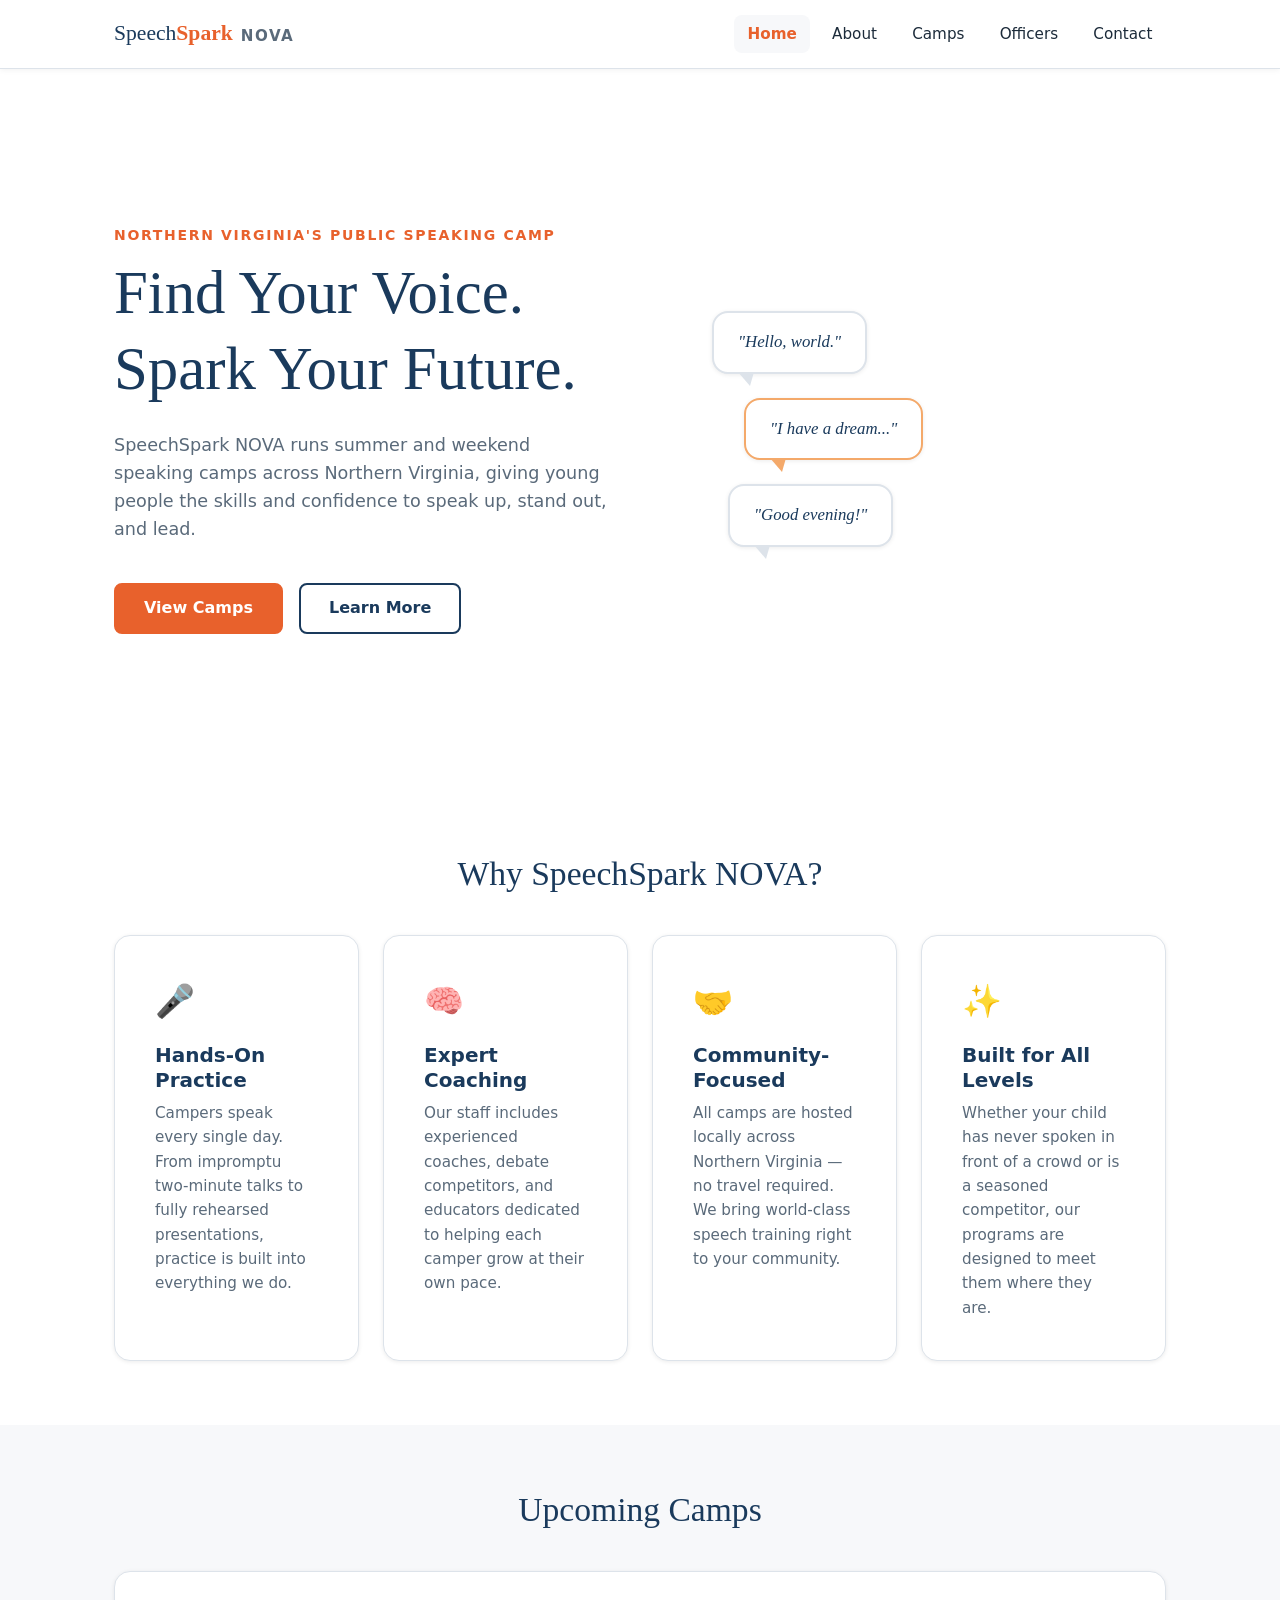
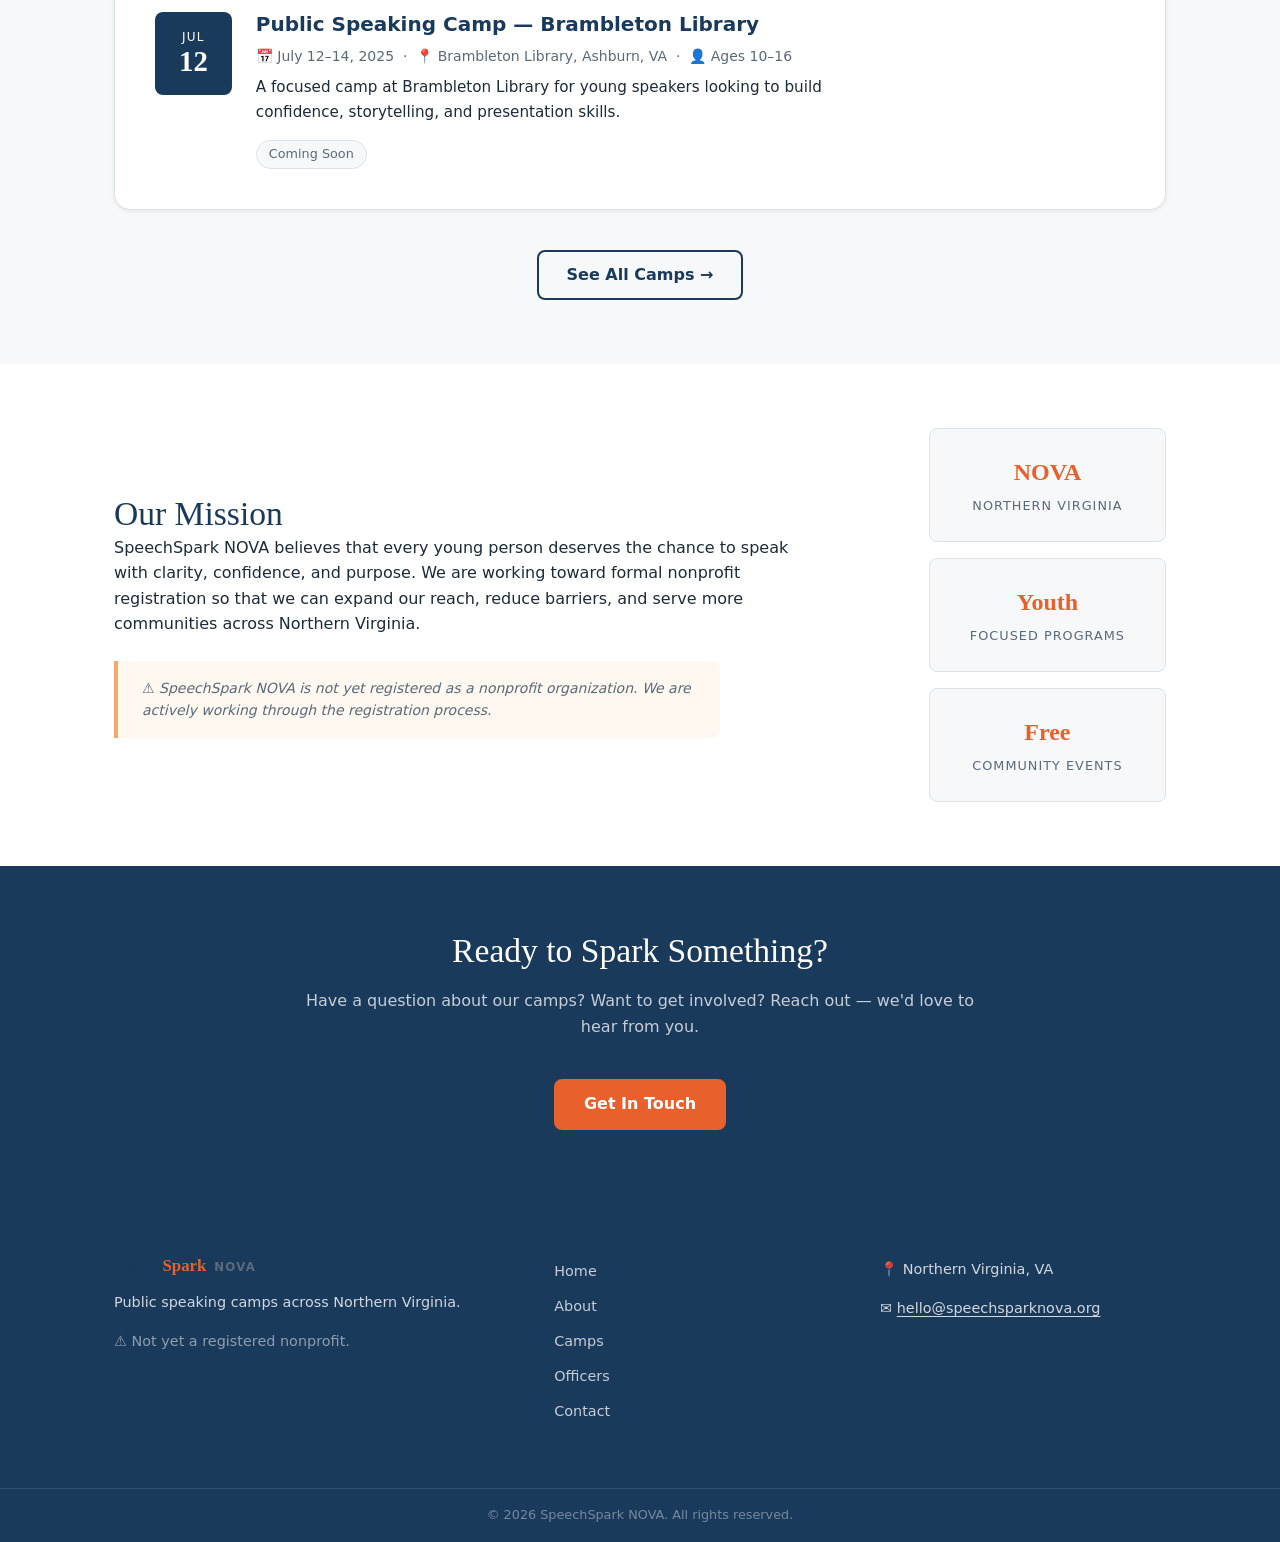
<file: index.html>
<!DOCTYPE html>
<html lang="en">
<head>
    <link rel="icon" href="data:,">
  <meta charset="UTF-8" />
  <meta name="viewport" content="width=device-width, initial-scale=1.0" />
  <title>SpeechSpark NOVA – Public Speaking Camps in Northern Virginia</title>
  <meta name="description" content="SpeechSpark NOVA hosts public speaking camps across Northern Virginia, helping young people find their voice and build confidence." />
  <link rel="stylesheet" href="css/style.css" />
  <link rel="stylesheet" href="css/nav.css" />
</head>
<body>

  <header id="site-header">
    <nav class="navbar" aria-label="Main navigation">
      <a href="index.html" class="logo-link" aria-label="SpeechSpark NOVA Home">
        <div class="logo-text">
          <span class="logo-spark">Speech</span><span class="logo-nova">Spark</span>
          <span class="logo-region">NOVA</span>
        </div>
      </a>
      <button class="nav-toggle" id="navToggle" aria-label="Open menu" aria-expanded="false">
        <span></span><span></span><span></span>
      </button>
      <ul class="nav-links" id="navLinks">
        <li><a href="index.html" class="nav-link active">Home</a></li>
        <li><a href="about.html" class="nav-link">About</a></li>
        <li><a href="camps.html" class="nav-link">Camps</a></li>
        <li><a href="officers.html" class="nav-link">Officers</a></li>
        <li><a href="contact.html" class="nav-link">Contact</a></li>
      </ul>
    </nav>
  </header>

  <main>

    <section class="hero">
      <div class="hero-content">
        <p class="hero-eyebrow">Northern Virginia's Public Speaking Camp</p>
        <h1 class="hero-heading">Find Your Voice.<br>Spark Your Future.</h1>
        <p class="hero-sub">SpeechSpark NOVA runs summer and weekend speaking camps across Northern Virginia, giving young people the skills and confidence to speak up, stand out, and lead.</p>
        <div class="hero-actions">
          <a href="camps.html" class="btn btn-primary">View Camps</a>
          <a href="about.html" class="btn btn-outline">Learn More</a>
        </div>
      </div>
      <div class="hero-graphic" aria-hidden="true">
        <div class="speech-bubble bubble-1">"Hello, world."</div>
        <div class="speech-bubble bubble-2">"I have a dream..."</div>
        <div class="speech-bubble bubble-3">"Good evening!"</div>
      </div>
    </section>

    <section class="features section-pad">
      <div class="container">
        <h2 class="section-title">Why SpeechSpark NOVA?</h2>
        <div class="cards-grid">
          <article class="card">
            <div class="card-icon" aria-hidden="true">🎤</div>
            <h3>Hands-On Practice</h3>
            <p>Campers speak every single day. From impromptu two-minute talks to fully rehearsed presentations, practice is built into everything we do.</p>
          </article>
          <article class="card">
            <div class="card-icon" aria-hidden="true">🧠</div>
            <h3>Expert Coaching</h3>
            <p>Our staff includes experienced coaches, debate competitors, and educators dedicated to helping each camper grow at their own pace.</p>
          </article>
          <article class="card">
            <div class="card-icon" aria-hidden="true">🤝</div>
            <h3>Community-Focused</h3>
            <p>All camps are hosted locally across Northern Virginia — no travel required. We bring world-class speech training right to your community.</p>
          </article>
          <article class="card">
            <div class="card-icon" aria-hidden="true">✨</div>
            <h3>Built for All Levels</h3>
            <p>Whether your child has never spoken in front of a crowd or is a seasoned competitor, our programs are designed to meet them where they are.</p>
          </article>
        </div>
      </div>
    </section>

    <section class="camps-preview section-pad bg-light">
      <div class="container">
        <h2 class="section-title">Upcoming Camps</h2>
        <div id="camps-preview-list" class="camps-list">
          <!-- Populated by js/camps.js -->
        </div>
        <div class="center-link">
          <a href="camps.html" class="btn btn-outline">See All Camps →</a>
        </div>
      </div>
    </section>

    <section class="mission-strip section-pad">
      <div class="container mission-inner">
        <div class="mission-text">
          <h2>Our Mission</h2>
          <p>SpeechSpark NOVA believes that every young person deserves the chance to speak with clarity, confidence, and purpose. We are working toward formal nonprofit registration so that we can expand our reach, reduce barriers, and serve more communities across Northern Virginia.</p>
          <p class="mission-note">⚠️ <em>SpeechSpark NOVA is not yet registered as a nonprofit organization. We are actively working through the registration process.</em></p>
        </div>
        <div class="mission-stat-group">
          <div class="stat-box">
            <span class="stat-num">NOVA</span>
            <span class="stat-label">Northern Virginia</span>
          </div>
          <div class="stat-box">
            <span class="stat-num">Youth</span>
            <span class="stat-label">Focused Programs</span>
          </div>
          <div class="stat-box">
            <span class="stat-num">Free</span>
            <span class="stat-label">Community Events</span>
          </div>
        </div>
      </div>
    </section>

    <section class="cta-strip section-pad">
      <div class="container cta-inner">
        <h2>Ready to Spark Something?</h2>
        <p>Have a question about our camps? Want to get involved? Reach out — we'd love to hear from you.</p>
        <a href="contact.html" class="btn btn-primary">Get In Touch</a>
      </div>
    </section>

  </main>

  <footer id="site-footer">
    <div class="container footer-inner">
      <div class="footer-brand">
        <div class="logo-text small">
          <span class="logo-spark">Speech</span><span class="logo-nova">Spark</span>
          <span class="logo-region">NOVA</span>
        </div>
        <p>Public speaking camps across Northern Virginia.</p>
        <p class="nonprofit-note">⚠️ Not yet a registered nonprofit.</p>
      </div>
      <nav class="footer-links" aria-label="Footer navigation">
        <ul>
          <li><a href="index.html">Home</a></li>
          <li><a href="about.html">About</a></li>
          <li><a href="camps.html">Camps</a></li>
          <li><a href="officers.html">Officers</a></li>
          <li><a href="contact.html">Contact</a></li>
        </ul>
      </nav>
      <div class="footer-contact">
        <p>📍 Northern Virginia, VA</p>
        <p>✉️ <a href="mailto:hello@speechsparknova.org">hello@speechsparknova.org</a></p>
      </div>
    </div>
    <div class="footer-bottom">
      <p>© <span id="year"></span> SpeechSpark NOVA. All rights reserved.</p>
    </div>
  </footer>

  <script src="js/camps-data.js"></script>
  <script src="js/camps.js"></script>
  <script src="js/nav.js"></script>
  <script src="js/main.js"></script>
</body>
</html>
</file>
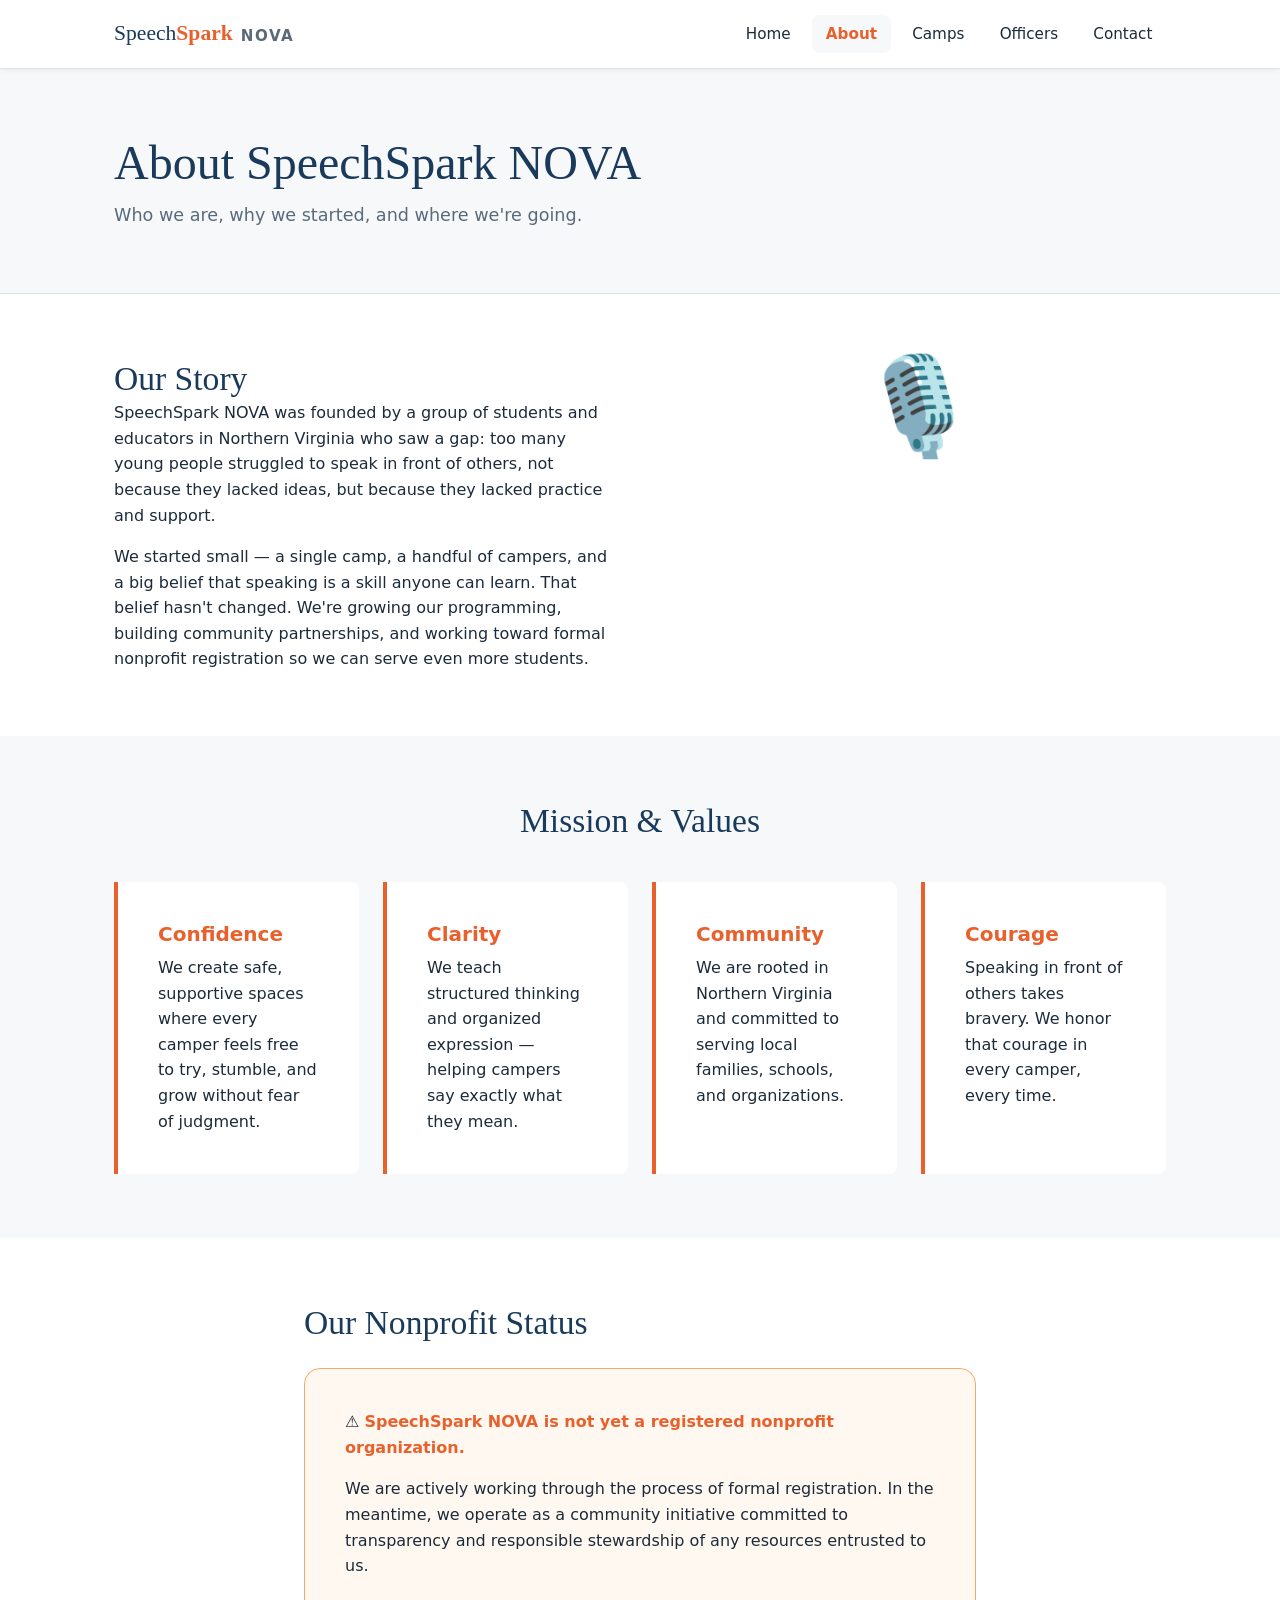
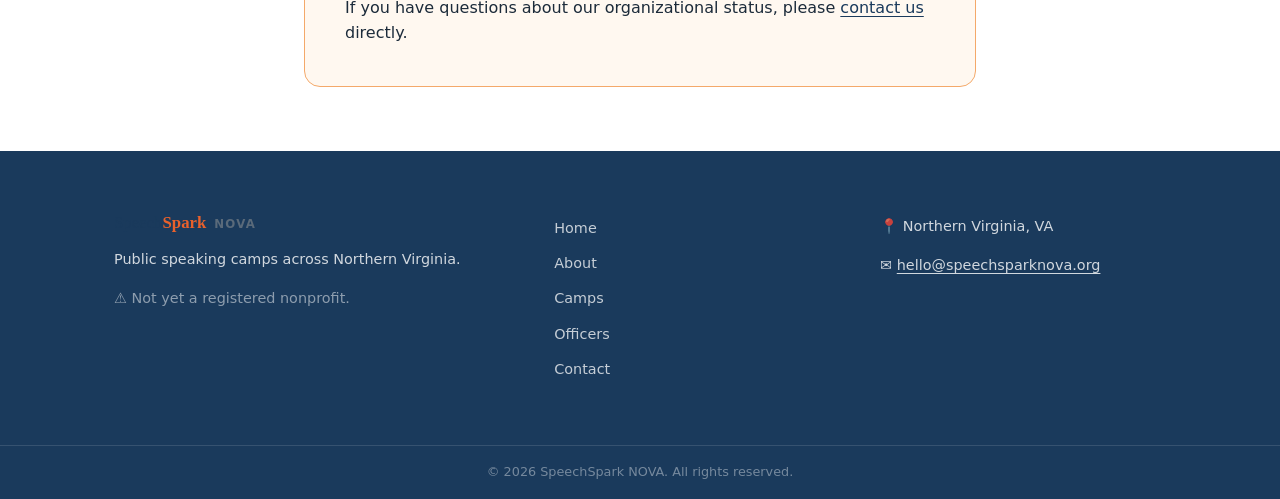
<file: about.html>
<!DOCTYPE html>
<html lang="en">
<head>
    <link rel="icon" href="data:,">
  <meta charset="UTF-8" />
  <meta name="viewport" content="width=device-width, initial-scale=1.0" />
  <title>About – SpeechSpark NOVA</title>
  <meta name="description" content="Learn about SpeechSpark NOVA, our story, our mission, and how we're building a community of young speakers across Northern Virginia." />
  <link rel="stylesheet" href="css/style.css" />
  <link rel="stylesheet" href="css/nav.css" />
</head>
<body>

  <header id="site-header">
    <nav class="navbar" aria-label="Main navigation">
      <a href="index.html" class="logo-link" aria-label="SpeechSpark NOVA Home">
        <div class="logo-text">
          <span class="logo-spark">Speech</span><span class="logo-nova">Spark</span>
          <span class="logo-region">NOVA</span>
        </div>
      </a>
      <button class="nav-toggle" id="navToggle" aria-label="Open menu" aria-expanded="false">
        <span></span><span></span><span></span>
      </button>
      <ul class="nav-links" id="navLinks">
        <li><a href="index.html" class="nav-link">Home</a></li>
        <li><a href="about.html" class="nav-link active">About</a></li>
        <li><a href="camps.html" class="nav-link">Camps</a></li>
        <li><a href="officers.html" class="nav-link">Officers</a></li>
        <li><a href="contact.html" class="nav-link">Contact</a></li>
      </ul>
    </nav>
  </header>

  <main>

    <section class="page-hero">
      <div class="container">
        <h1>About SpeechSpark NOVA</h1>
        <p class="page-hero-sub">Who we are, why we started, and where we're going.</p>
      </div>
    </section>

    <section class="section-pad">
      <div class="container two-col">
        <div class="col-text">
          <h2>Our Story</h2>
          <p>SpeechSpark NOVA was founded by a group of students and educators in Northern Virginia who saw a gap: too many young people struggled to speak in front of others, not because they lacked ideas, but because they lacked practice and support.</p>
          <p>We started small — a single camp, a handful of campers, and a big belief that speaking is a skill anyone can learn. That belief hasn't changed. We're growing our programming, building community partnerships, and working toward formal nonprofit registration so we can serve even more students.</p>
        </div>
        <div class="col-visual about-icon-block" aria-hidden="true">
          <div class="big-icon">🎙️</div>
        </div>
      </div>
    </section>

    <section class="section-pad bg-light">
      <div class="container">
        <h2 class="section-title">Mission & Values</h2>
        <div class="values-grid">
          <div class="value-item">
            <h3>Confidence</h3>
            <p>We create safe, supportive spaces where every camper feels free to try, stumble, and grow without fear of judgment.</p>
          </div>
          <div class="value-item">
            <h3>Clarity</h3>
            <p>We teach structured thinking and organized expression — helping campers say exactly what they mean.</p>
          </div>
          <div class="value-item">
            <h3>Community</h3>
            <p>We are rooted in Northern Virginia and committed to serving local families, schools, and organizations.</p>
          </div>
          <div class="value-item">
            <h3>Courage</h3>
            <p>Speaking in front of others takes bravery. We honor that courage in every camper, every time.</p>
          </div>
        </div>
      </div>
    </section>

    <section class="section-pad">
      <div class="container status-block">
        <h2>Our Nonprofit Status</h2>
        <div class="status-notice">
          <p>⚠️ <strong>SpeechSpark NOVA is not yet a registered nonprofit organization.</strong></p>
          <p>We are actively working through the process of formal registration. In the meantime, we operate as a community initiative committed to transparency and responsible stewardship of any resources entrusted to us.</p>
          <p>If you have questions about our organizational status, please <a href="contact.html">contact us</a> directly.</p>
        </div>
      </div>
    </section>

  </main>

  <footer id="site-footer">
    <div class="container footer-inner">
      <div class="footer-brand">
        <div class="logo-text small">
          <span class="logo-spark">Speech</span><span class="logo-nova">Spark</span>
          <span class="logo-region">NOVA</span>
        </div>
        <p>Public speaking camps across Northern Virginia.</p>
        <p class="nonprofit-note">⚠️ Not yet a registered nonprofit.</p>
      </div>
      <nav class="footer-links" aria-label="Footer navigation">
        <ul>
          <li><a href="index.html">Home</a></li>
          <li><a href="about.html">About</a></li>
          <li><a href="camps.html">Camps</a></li>
          <li><a href="officers.html">Officers</a></li>
          <li><a href="contact.html">Contact</a></li>
        </ul>
      </nav>
      <div class="footer-contact">
        <p>📍 Northern Virginia, VA</p>
        <p>✉️ <a href="mailto:hello@speechsparknova.org">hello@speechsparknova.org</a></p>
      </div>
    </div>
    <div class="footer-bottom">
      <p>© <span class="year-span"></span> SpeechSpark NOVA. All rights reserved.</p>
    </div>
  </footer>

  <script src="js/nav.js"></script>
  <script src="js/main.js"></script>
</body>
</html>
</file>
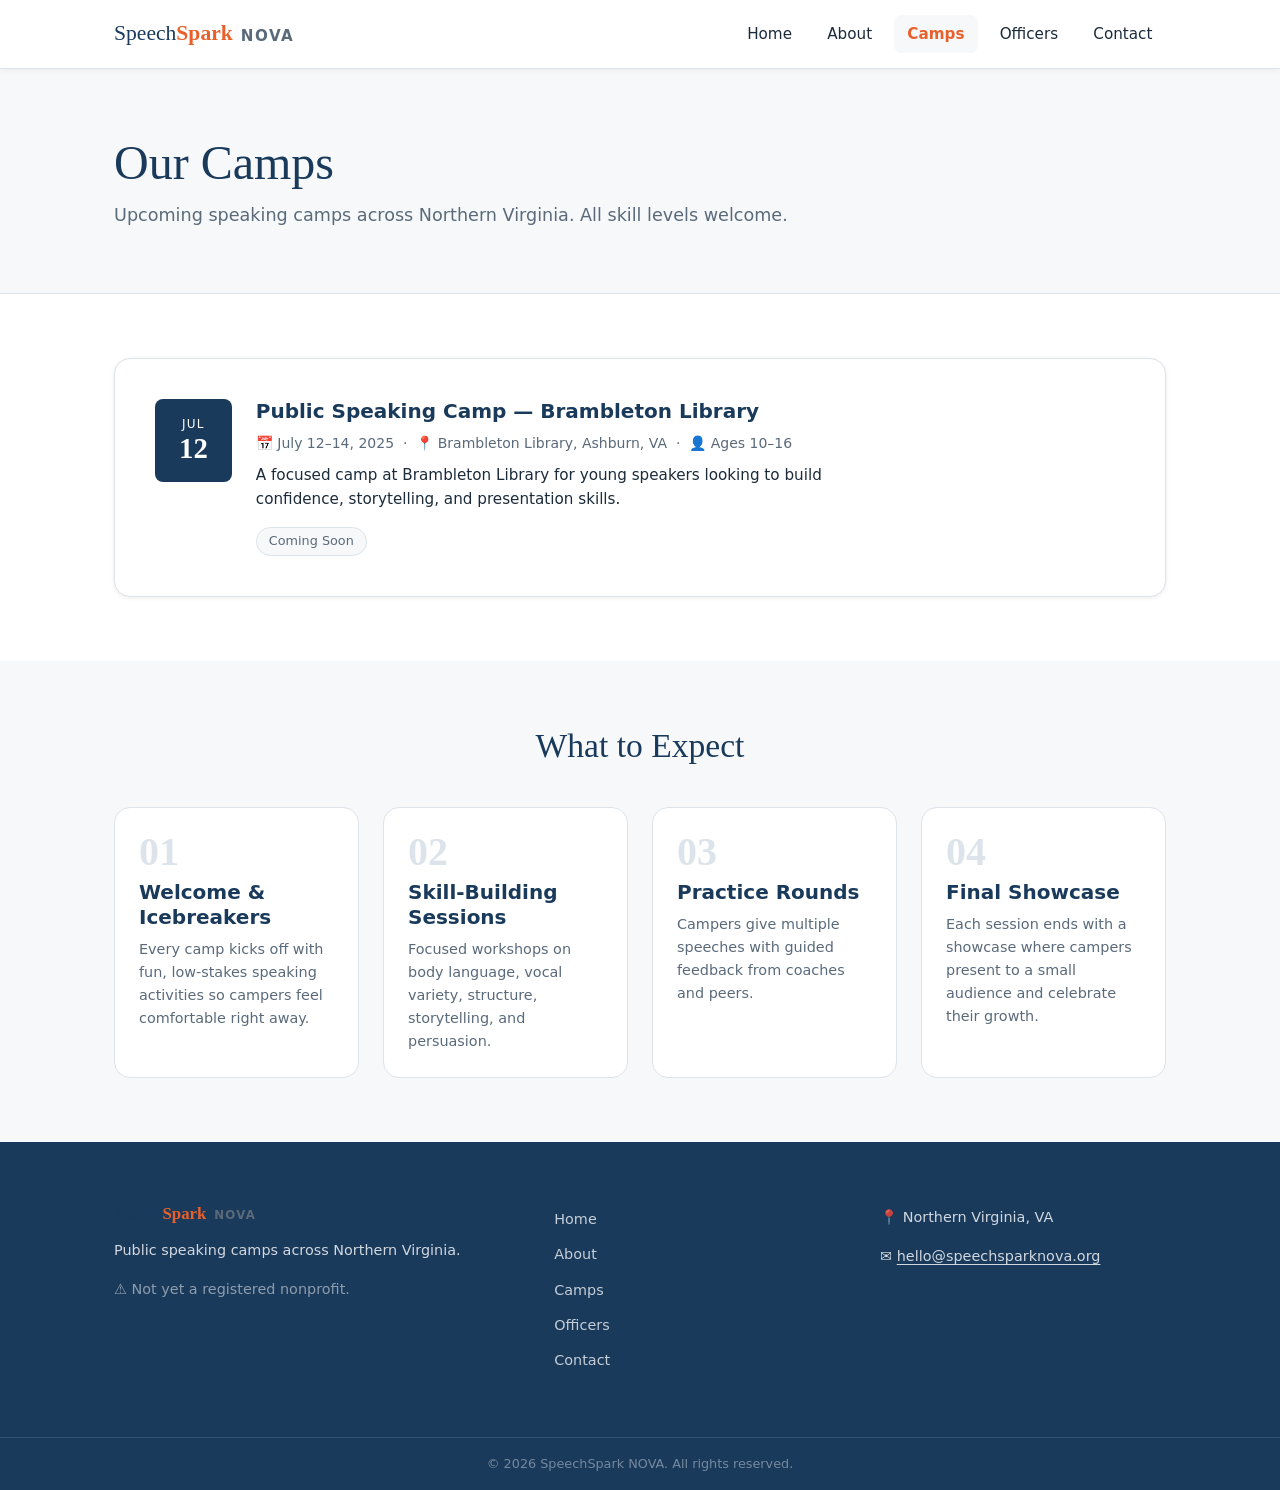
<file: camps.html>
<!DOCTYPE html>
<html lang="en">
<head>
    <link rel="icon" href="data:,">
  <meta charset="UTF-8" />
  <meta name="viewport" content="width=device-width, initial-scale=1.0" />
  <title>Camps – SpeechSpark NOVA</title>
  <meta name="description" content="View all upcoming SpeechSpark NOVA public speaking camps in Northern Virginia." />
  <link rel="stylesheet" href="css/style.css" />
  <link rel="stylesheet" href="css/nav.css" />
</head>
<body>

  <header id="site-header">
    <nav class="navbar" aria-label="Main navigation">
      <a href="index.html" class="logo-link" aria-label="SpeechSpark NOVA Home">
        <div class="logo-text">
          <span class="logo-spark">Speech</span><span class="logo-nova">Spark</span>
          <span class="logo-region">NOVA</span>
        </div>
      </a>
      <button class="nav-toggle" id="navToggle" aria-label="Open menu" aria-expanded="false">
        <span></span><span></span><span></span>
      </button>
      <ul class="nav-links" id="navLinks">
        <li><a href="index.html" class="nav-link">Home</a></li>
        <li><a href="about.html" class="nav-link">About</a></li>
        <li><a href="camps.html" class="nav-link active">Camps</a></li>
        <li><a href="officers.html" class="nav-link">Officers</a></li>
        <li><a href="contact.html" class="nav-link">Contact</a></li>
      </ul>
    </nav>
  </header>

  <main>

    <section class="page-hero">
      <div class="container">
        <h1>Our Camps</h1>
        <p class="page-hero-sub">Upcoming speaking camps across Northern Virginia. All skill levels welcome.</p>
      </div>
    </section>

    <section class="section-pad">
      <div class="container">
        <div id="camps-full-list" class="camps-list full">
          <!-- Populated by js/camps.js -->
        </div>
      </div>
    </section>

    <section class="section-pad bg-light">
      <div class="container">
        <h2 class="section-title">What to Expect</h2>
        <div class="expect-grid">
          <div class="expect-item">
            <span class="expect-num">01</span>
            <h3>Welcome & Icebreakers</h3>
            <p>Every camp kicks off with fun, low-stakes speaking activities so campers feel comfortable right away.</p>
          </div>
          <div class="expect-item">
            <span class="expect-num">02</span>
            <h3>Skill-Building Sessions</h3>
            <p>Focused workshops on body language, vocal variety, structure, storytelling, and persuasion.</p>
          </div>
          <div class="expect-item">
            <span class="expect-num">03</span>
            <h3>Practice Rounds</h3>
            <p>Campers give multiple speeches with guided feedback from coaches and peers.</p>
          </div>
          <div class="expect-item">
            <span class="expect-num">04</span>
            <h3>Final Showcase</h3>
            <p>Each session ends with a showcase where campers present to a small audience and celebrate their growth.</p>
          </div>
        </div>
      </div>
    </section>

  </main>

  <footer id="site-footer">
    <div class="container footer-inner">
      <div class="footer-brand">
        <div class="logo-text small">
          <span class="logo-spark">Speech</span><span class="logo-nova">Spark</span>
          <span class="logo-region">NOVA</span>
        </div>
        <p>Public speaking camps across Northern Virginia.</p>
        <p class="nonprofit-note">⚠️ Not yet a registered nonprofit.</p>
      </div>
      <nav class="footer-links" aria-label="Footer navigation">
        <ul>
          <li><a href="index.html">Home</a></li>
          <li><a href="about.html">About</a></li>
          <li><a href="camps.html">Camps</a></li>
          <li><a href="officers.html">Officers</a></li>
          <li><a href="contact.html">Contact</a></li>
        </ul>
      </nav>
      <div class="footer-contact">
        <p>📍 Northern Virginia, VA</p>
        <p>✉️ <a href="mailto:hello@speechsparknova.org">hello@speechsparknova.org</a></p>
      </div>
    </div>
    <div class="footer-bottom">
      <p>© <span class="year-span"></span> SpeechSpark NOVA. All rights reserved.</p>
    </div>
  </footer>

  <script src="js/camps-data.js"></script>
  <script src="js/camps.js"></script>
  <script src="js/nav.js"></script>
  <script src="js/main.js"></script>
</body>
</html>
</file>
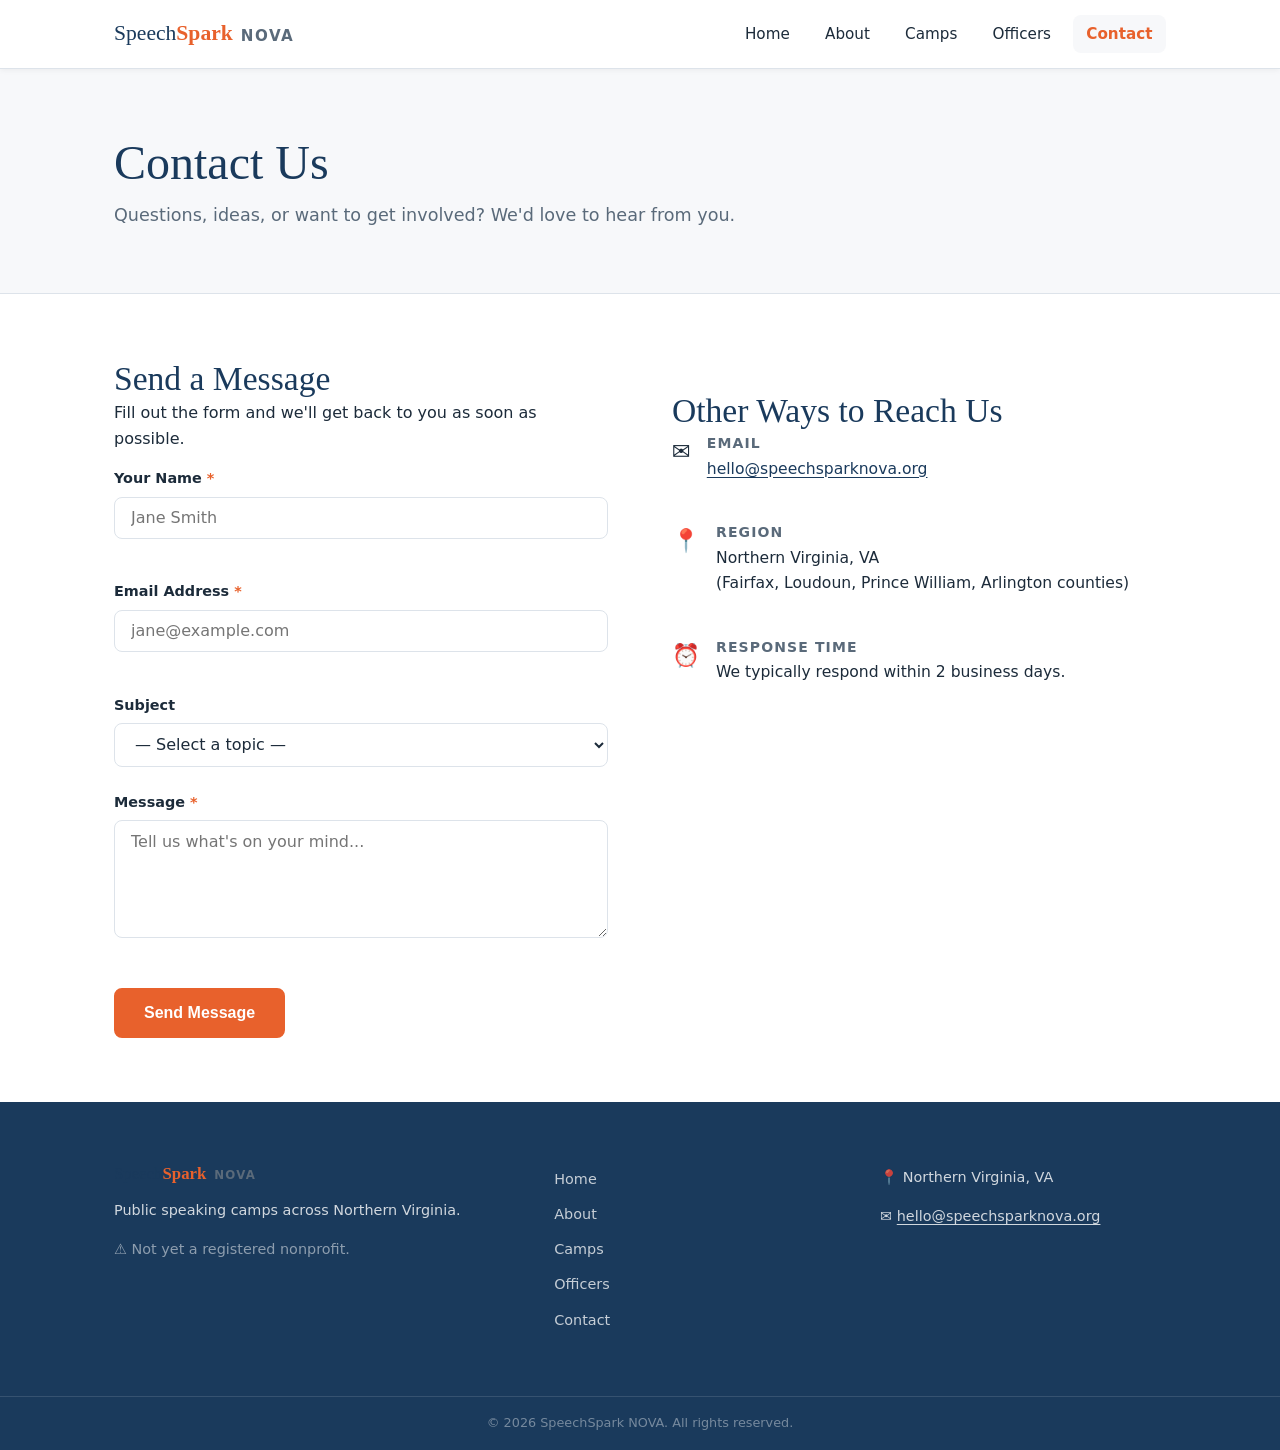
<file: contact.html>
<!DOCTYPE html>
<html lang="en">
<head>
    <link rel="icon" href="data:,">
  <meta charset="UTF-8" />
  <meta name="viewport" content="width=device-width, initial-scale=1.0" />
  <title>Contact – SpeechSpark NOVA</title>
  <meta name="description" content="Contact SpeechSpark NOVA with questions about our camps or how to get involved." />
  <link rel="stylesheet" href="css/style.css" />
  <link rel="stylesheet" href="css/nav.css" />
</head>
<body>

  <header id="site-header">
    <nav class="navbar" aria-label="Main navigation">
      <a href="index.html" class="logo-link" aria-label="SpeechSpark NOVA Home">
        <div class="logo-text">
          <span class="logo-spark">Speech</span><span class="logo-nova">Spark</span>
          <span class="logo-region">NOVA</span>
        </div>
      </a>
      <button class="nav-toggle" id="navToggle" aria-label="Open menu" aria-expanded="false">
        <span></span><span></span><span></span>
      </button>
      <ul class="nav-links" id="navLinks">
        <li><a href="index.html" class="nav-link">Home</a></li>
        <li><a href="about.html" class="nav-link">About</a></li>
        <li><a href="camps.html" class="nav-link">Camps</a></li>
        <li><a href="officers.html" class="nav-link">Officers</a></li>
        <li><a href="contact.html" class="nav-link active">Contact</a></li>
      </ul>
    </nav>
  </header>

  <main>

    <section class="page-hero">
      <div class="container">
        <h1>Contact Us</h1>
        <p class="page-hero-sub">Questions, ideas, or want to get involved? We'd love to hear from you.</p>
      </div>
    </section>

    <section class="section-pad">
      <div class="container two-col">

        <div class="col-text">
          <h2>Send a Message</h2>
          <p>Fill out the form and we'll get back to you as soon as possible.</p>

          <form id="contact-form" class="contact-form" novalidate>

            <div class="form-group">
              <label for="contact-name">Your Name <span class="required" aria-hidden="true">*</span></label>
              <input type="text" id="contact-name" name="name" autocomplete="name" required placeholder="Jane Smith" />
              <span class="field-error" id="name-error" role="alert"></span>
            </div>

            <div class="form-group">
              <label for="contact-email">Email Address <span class="required" aria-hidden="true">*</span></label>
              <input type="email" id="contact-email" name="email" autocomplete="email" required placeholder="jane@example.com" />
              <span class="field-error" id="email-error" role="alert"></span>
            </div>

            <div class="form-group">
              <label for="contact-subject">Subject</label>
              <select id="contact-subject" name="subject">
                <option value="">— Select a topic —</option>
                <option value="camp-info">Camp Information</option>
                <option value="volunteer">Volunteer / Get Involved</option>
                <option value="partnership">Partnership Inquiry</option>
                <option value="other">Other</option>
              </select>
            </div>

            <div class="form-group">
              <label for="contact-message">Message <span class="required" aria-hidden="true">*</span></label>
              <textarea id="contact-message" name="message" rows="5" required placeholder="Tell us what's on your mind..."></textarea>
              <span class="field-error" id="message-error" role="alert"></span>
            </div>

            <button type="submit" class="btn btn-primary" id="submit-btn">Send Message</button>

            <div id="form-success" class="form-success hidden" role="status" aria-live="polite">
              ✅ Thanks for reaching out! We'll be in touch soon.
            </div>
            <div id="form-error" class="form-error-msg hidden" role="alert" aria-live="polite">
              ⚠️ Something went wrong. Please try emailing us directly.
            </div>

          </form>
        </div>

        <div class="col-visual contact-info-block">
          <h2>Other Ways to Reach Us</h2>

          <div class="contact-detail">
            <span class="contact-icon" aria-hidden="true">✉️</span>
            <div>
              <strong>Email</strong>
              <p><a href="mailto:hello@speechsparknova.org">hello@speechsparknova.org</a></p>
            </div>
          </div>

          <div class="contact-detail">
            <span class="contact-icon" aria-hidden="true">📍</span>
            <div>
              <strong>Region</strong>
              <p>Northern Virginia, VA<br>(Fairfax, Loudoun, Prince William, Arlington counties)</p>
            </div>
          </div>

          <div class="contact-detail">
            <span class="contact-icon" aria-hidden="true">⏰</span>
            <div>
              <strong>Response Time</strong>
              <p>We typically respond within 2 business days.</p>
            </div>
          </div>
        </div>

      </div>
    </section>

  </main>

  <footer id="site-footer">
    <div class="container footer-inner">
      <div class="footer-brand">
        <div class="logo-text small">
          <span class="logo-spark">Speech</span><span class="logo-nova">Spark</span>
          <span class="logo-region">NOVA</span>
        </div>
        <p>Public speaking camps across Northern Virginia.</p>
        <p class="nonprofit-note">⚠️ Not yet a registered nonprofit.</p>
      </div>
      <nav class="footer-links" aria-label="Footer navigation">
        <ul>
          <li><a href="index.html">Home</a></li>
          <li><a href="about.html">About</a></li>
          <li><a href="camps.html">Camps</a></li>
          <li><a href="officers.html">Officers</a></li>
          <li><a href="contact.html">Contact</a></li>
        </ul>
      </nav>
      <div class="footer-contact">
        <p>📍 Northern Virginia, VA</p>
        <p>✉️ <a href="mailto:hello@speechsparknova.org">hello@speechsparknova.org</a></p>
      </div>
    </div>
    <div class="footer-bottom">
      <p>© <span class="year-span"></span> SpeechSpark NOVA. All rights reserved.</p>
    </div>
  </footer>

  <script src="js/nav.js"></script>
  <script src="js/contact.js"></script>
  <script src="js/main.js"></script>
</body>
</html>
</file>
<file: css/style.css>
/* ============================================================
   SPEECHSPARK NOVA — style.css
   TABLE OF CONTENTS:
   1. CSS Variables
   2. Reset & Base
   3. Typography
   4. Layout Utilities
   5. Buttons
   6. Hero Section
   7. Feature Cards
   8. Camps Listing
   9. Mission Strip
   10. CTA Strip
   11. Page Hero (inner pages)
   12. About Page
   13. Officers Page
   14. Contact Page
   15. Footer
   16. Utility Classes
   ============================================================ */


/* ============================================================
   1. CSS VARIABLES — change these to restyle the whole site
   ============================================================ */
:root {
  --color-primary:    #1A3A5C;
  --color-accent:     #E8612C;
  --color-accent-lt:  #F4A96A;
  --color-white:      #FFFFFF;
  --color-bg:         #FFFFFF;
  --color-bg-light:   #F7F8FA;
  --color-text:       #1C2B3A;
  --color-text-muted: #5A6A7A;
  --color-border:     #DDE3EA;

  --font-display: 'Georgia', 'Times New Roman', serif;
  --font-body:    'Segoe UI', system-ui, -apple-system, sans-serif;

  --space-xs:  0.5rem;
  --space-sm:  1rem;
  --space-md:  1.5rem;
  --space-lg:  2.5rem;
  --space-xl:  4rem;
  --space-2xl: 6rem;

  --container-max: 1100px;
  --radius:        8px;
  --radius-lg:     16px;

  --shadow-sm:  0 1px 4px rgba(0,0,0,0.08);
  --shadow-md:  0 4px 16px rgba(0,0,0,0.10);
  --shadow-lg:  0 8px 32px rgba(0,0,0,0.12);

  --transition: 0.2s ease;
}


/* ============================================================
   2. RESET & BASE
   ============================================================ */
*, *::before, *::after {
  box-sizing: border-box;
  margin: 0;
  padding: 0;
}

html {
  scroll-behavior: smooth;
  font-size: 16px;
}

body {
  font-family: var(--font-body);
  color: var(--color-text);
  background: var(--color-bg);
  line-height: 1.6;
  min-height: 100vh;
  display: flex;
  flex-direction: column;
}

main { flex: 1; }

img {
  max-width: 100%;
  height: auto;
  display: block;
}

a {
  color: var(--color-primary);
  text-decoration: underline;
  text-underline-offset: 3px;
  transition: color var(--transition), opacity var(--transition);
}

a:hover { color: var(--color-accent); }

ul { list-style: none; }


/* ============================================================
   3. TYPOGRAPHY
   ============================================================ */
h1, h2, h3, h4 {
  font-family: var(--font-display);
  color: var(--color-primary);
  line-height: 1.25;
  font-weight: normal;
}

h1 { font-size: clamp(2rem, 5vw, 3rem); }
h2 { font-size: clamp(1.5rem, 3vw, 2.1rem); }
h3 { font-size: 1.25rem; font-weight: bold; font-family: var(--font-body); }

p {
  margin-bottom: var(--space-sm);
  max-width: 68ch;
}

p:last-child { margin-bottom: 0; }

.section-title {
  text-align: center;
  margin-bottom: var(--space-lg);
}


/* ============================================================
   4. LAYOUT UTILITIES
   ============================================================ */
.container {
  width: 100%;
  max-width: var(--container-max);
  margin-inline: auto;
  padding-inline: var(--space-md);
}

.section-pad { padding-block: var(--space-xl); }
.bg-light { background: var(--color-bg-light); }

.two-col {
  display: grid;
  grid-template-columns: 1fr 1fr;
  gap: var(--space-xl);
  align-items: start;
}

@media (max-width: 768px) {
  .two-col { grid-template-columns: 1fr; }
}

.center-link {
  text-align: center;
  margin-top: var(--space-lg);
}


/* ============================================================
   5. BUTTONS
   ============================================================ */
.btn {
  display: inline-block;
  padding: 0.75rem 1.75rem;
  border-radius: var(--radius);
  font-size: 1rem;
  font-weight: 600;
  cursor: pointer;
  transition: background var(--transition), color var(--transition), box-shadow var(--transition);
  text-decoration: none;
  border: 2px solid transparent;
  line-height: 1.4;
}

.btn-primary {
  background: var(--color-accent);
  color: var(--color-white);
  border-color: var(--color-accent);
}

.btn-primary:hover {
  background: #c94e1f;
  border-color: #c94e1f;
  color: var(--color-white);
  box-shadow: var(--shadow-md);
}

.btn-outline {
  background: transparent;
  color: var(--color-primary);
  border-color: var(--color-primary);
}

.btn-outline:hover {
  background: var(--color-primary);
  color: var(--color-white);
}


/* ============================================================
   6. HERO SECTION
   ============================================================ */
.hero {
  display: grid;
  grid-template-columns: 1fr 1fr;
  align-items: center;
  gap: var(--space-xl);
  min-height: 80vh;
  padding-inline: var(--space-md);
  max-width: var(--container-max);
  margin-inline: auto;
  padding-block: var(--space-xl);
}

.hero-eyebrow {
  font-size: 0.875rem;
  text-transform: uppercase;
  letter-spacing: 0.12em;
  color: var(--color-accent);
  font-weight: 600;
  margin-bottom: var(--space-xs);
  max-width: none;
}

.hero-heading {
  font-size: clamp(2.4rem, 5.5vw, 3.8rem);
  margin-bottom: var(--space-md);
  color: var(--color-primary);
}

.hero-sub {
  font-size: 1.1rem;
  color: var(--color-text-muted);
  margin-bottom: var(--space-lg);
  max-width: 52ch;
}

.hero-actions {
  display: flex;
  gap: var(--space-sm);
  flex-wrap: wrap;
}

.hero-graphic {
  display: flex;
  flex-direction: column;
  gap: var(--space-md);
  align-items: flex-start;
  padding-left: var(--space-lg);
}

.speech-bubble {
  background: var(--color-white);
  border: 2px solid var(--color-border);
  border-radius: var(--radius-lg);
  padding: 1rem 1.5rem;
  font-style: italic;
  font-family: var(--font-display);
  font-size: 1.05rem;
  color: var(--color-primary);
  box-shadow: var(--shadow-sm);
  position: relative;
  max-width: 280px;
}

.speech-bubble::after {
  content: '';
  position: absolute;
  bottom: -14px;
  left: 24px;
  width: 0;
  height: 0;
  border-left: 12px solid transparent;
  border-right: 4px solid transparent;
  border-top: 14px solid var(--color-border);
}

.bubble-2 {
  margin-left: 2rem;
  border-color: var(--color-accent-lt);
}

.bubble-2::after { border-top-color: var(--color-accent-lt); }

.bubble-3 { margin-left: 1rem; }

@media (max-width: 768px) {
  .hero {
    grid-template-columns: 1fr;
    min-height: unset;
  }
  .hero-graphic { display: none; }
}


/* ============================================================
   7. FEATURE CARDS
   ============================================================ */
.cards-grid {
  display: grid;
  grid-template-columns: repeat(auto-fit, minmax(220px, 1fr));
  gap: var(--space-md);
}

.card {
  background: var(--color-white);
  border: 1px solid var(--color-border);
  border-radius: var(--radius-lg);
  padding: var(--space-lg);
  box-shadow: var(--shadow-sm);
  transition: box-shadow var(--transition), transform var(--transition);
}

.card:hover {
  box-shadow: var(--shadow-md);
  transform: translateY(-3px);
}

.card-icon {
  font-size: 2rem;
  margin-bottom: var(--space-sm);
}

.card h3 {
  margin-bottom: var(--space-xs);
  color: var(--color-primary);
}

.card p {
  color: var(--color-text-muted);
  font-size: 0.95rem;
}


/* ============================================================
   8. CAMPS LISTING
   ============================================================ */
.camps-list {
  display: grid;
  grid-template-columns: repeat(auto-fit, minmax(300px, 1fr));
  gap: var(--space-md);
}

.camps-list.full { grid-template-columns: 1fr; }

.camp-card {
  background: var(--color-white);
  border: 1px solid var(--color-border);
  border-radius: var(--radius-lg);
  padding: var(--space-lg);
  box-shadow: var(--shadow-sm);
  display: grid;
  grid-template-columns: auto 1fr;
  gap: var(--space-md);
  align-items: start;
}

.camp-date-block {
  background: var(--color-primary);
  color: var(--color-white);
  border-radius: var(--radius);
  padding: var(--space-sm) var(--space-md);
  text-align: center;
  min-width: 70px;
}

.camp-date-block .camp-month {
  font-size: 0.75rem;
  text-transform: uppercase;
  letter-spacing: 0.1em;
  display: block;
}

.camp-date-block .camp-day {
  font-size: 1.8rem;
  font-weight: bold;
  font-family: var(--font-display);
  line-height: 1;
}

.camp-details h3 { margin-bottom: var(--space-xs); }

.camp-meta {
  font-size: 0.875rem;
  color: var(--color-text-muted);
  margin-bottom: var(--space-xs);
}

.camp-desc {
  font-size: 0.95rem;
  color: var(--color-text);
  margin-bottom: var(--space-sm);
}

.camp-tag {
  display: inline-block;
  background: var(--color-bg-light);
  border: 1px solid var(--color-border);
  border-radius: 100px;
  padding: 0.2rem 0.75rem;
  font-size: 0.8rem;
  color: var(--color-text-muted);
}

.camp-tag.open {
  background: #E8F5E9;
  border-color: #81C784;
  color: #2E7D32;
}

.camp-tag.full {
  background: #FFF3E0;
  border-color: #FFB74D;
  color: #E65100;
}

.no-camps {
  text-align: center;
  color: var(--color-text-muted);
  padding: var(--space-xl);
}


/* ============================================================
   9. MISSION STRIP
   ============================================================ */
.mission-inner {
  display: grid;
  grid-template-columns: 1fr auto;
  gap: var(--space-xl);
  align-items: center;
}

.mission-note {
  font-size: 0.875rem;
  color: var(--color-text-muted);
  margin-top: var(--space-md);
  background: #FFF8F0;
  border-left: 4px solid var(--color-accent-lt);
  padding: var(--space-sm) var(--space-md);
  border-radius: 0 var(--radius) var(--radius) 0;
}

.mission-stat-group {
  display: flex;
  flex-direction: column;
  gap: var(--space-sm);
}

.stat-box {
  background: var(--color-bg-light);
  border: 1px solid var(--color-border);
  border-radius: var(--radius);
  padding: var(--space-md) var(--space-lg);
  text-align: center;
  min-width: 140px;
}

.stat-num {
  display: block;
  font-size: 1.5rem;
  font-weight: bold;
  color: var(--color-accent);
  font-family: var(--font-display);
}

.stat-label {
  font-size: 0.8rem;
  color: var(--color-text-muted);
  text-transform: uppercase;
  letter-spacing: 0.08em;
}

@media (max-width: 768px) {
  .mission-inner { grid-template-columns: 1fr; }
  .mission-stat-group { flex-direction: row; flex-wrap: wrap; }
}


/* ============================================================
   10. CTA STRIP
   ============================================================ */
.cta-strip { background: var(--color-primary); }

.cta-inner { text-align: center; }

.cta-strip h2 {
  color: var(--color-white);
  margin-bottom: var(--space-sm);
}

.cta-strip p {
  color: rgba(255,255,255,0.75);
  margin-inline: auto;
  margin-bottom: var(--space-lg);
}

.cta-strip .btn-primary {
  background: var(--color-accent);
  border-color: var(--color-accent);
}


/* ============================================================
   11. PAGE HERO (inner pages)
   ============================================================ */
.page-hero {
  background: var(--color-bg-light);
  border-bottom: 1px solid var(--color-border);
  padding-block: var(--space-xl);
}

.page-hero h1 { margin-bottom: var(--space-xs); }

.page-hero-sub {
  font-size: 1.1rem;
  color: var(--color-text-muted);
  margin-bottom: 0;
}


/* ============================================================
   12. ABOUT PAGE
   ============================================================ */
.about-icon-block {
  display: flex;
  align-items: center;
  justify-content: center;
}

.big-icon {
  font-size: 6rem;
  line-height: 1;
}

.values-grid {
  display: grid;
  grid-template-columns: repeat(auto-fit, minmax(220px, 1fr));
  gap: var(--space-md);
}

.value-item {
  padding: var(--space-lg);
  border-left: 4px solid var(--color-accent);
  background: var(--color-white);
  border-radius: 0 var(--radius) var(--radius) 0;
}

.value-item h3 {
  margin-bottom: var(--space-xs);
  color: var(--color-accent);
}

.status-block { max-width: 720px; }

.status-notice {
  background: #FFF8F0;
  border: 1px solid var(--color-accent-lt);
  border-radius: var(--radius-lg);
  padding: var(--space-lg);
  margin-top: var(--space-md);
}

.status-notice p { max-width: none; }
.status-notice strong { color: var(--color-accent); }


/* ============================================================
   13. OFFICERS PAGE
   ============================================================ */
.officers-grid {
  display: grid;
  grid-template-columns: repeat(auto-fill, minmax(280px, 1fr));
  gap: var(--space-md);
}

.officer-card {
  background: var(--color-white);
  border: 1px solid var(--color-border);
  border-radius: var(--radius-lg);
  padding: var(--space-lg);
  box-shadow: var(--shadow-sm);
  transition: box-shadow var(--transition);
  display: flex;
  flex-direction: column;
  align-items: flex-start;
  gap: var(--space-sm);
}

.officer-card:hover { box-shadow: var(--shadow-md); }

.officer-photo-wrap {
  width: 80px;
  height: 80px;
  border-radius: 50%;
  overflow: hidden;
  background: var(--color-bg-light);
  border: 2px solid var(--color-border);
  flex-shrink: 0;
  display: flex;
  align-items: center;
  justify-content: center;
}

.officer-photo {
  width: 100%;
  height: 100%;
  object-fit: cover;
}

.officer-initial {
  font-size: 2rem;
  color: var(--color-text-muted);
  font-family: var(--font-display);
  line-height: 1;
}

.officer-name {
  margin-bottom: 0;
  font-size: 1.1rem;
  color: var(--color-primary);
}

.officer-title {
  font-size: 0.875rem;
  font-weight: 600;
  text-transform: uppercase;
  letter-spacing: 0.08em;
  color: var(--color-accent);
  margin-bottom: var(--space-xs);
}

.officer-bio {
  font-size: 0.95rem;
  color: var(--color-text-muted);
}

.officer-link {
  font-size: 0.875rem;
  font-weight: 600;
  color: var(--color-primary);
  text-decoration: none;
  border-bottom: 2px solid var(--color-accent-lt);
}

.officer-link:hover {
  color: var(--color-accent);
  border-color: var(--color-accent);
}


/* ============================================================
   14. CONTACT PAGE
   ============================================================ */
.contact-form { max-width: 540px; }

.form-group { margin-bottom: var(--space-md); }

.form-group label {
  display: block;
  font-weight: 600;
  font-size: 0.9rem;
  margin-bottom: 0.4rem;
  color: var(--color-text);
}

.required { color: var(--color-accent); }

.form-group input,
.form-group select,
.form-group textarea {
  width: 100%;
  padding: 0.65rem 1rem;
  border: 1.5px solid var(--color-border);
  border-radius: var(--radius);
  font-size: 1rem;
  font-family: var(--font-body);
  color: var(--color-text);
  background: var(--color-white);
  transition: border-color var(--transition), box-shadow var(--transition);
  outline: none;
}

.form-group input:focus,
.form-group select:focus,
.form-group textarea:focus {
  border-color: var(--color-primary);
  box-shadow: 0 0 0 3px rgba(26, 58, 92, 0.12);
}

.form-group input.invalid,
.form-group textarea.invalid {
  border-color: #E53935;
}

.field-error {
  display: block;
  font-size: 0.82rem;
  color: #E53935;
  margin-top: 0.3rem;
  min-height: 1em;
}

.form-group textarea { resize: vertical; }

.form-success {
  margin-top: var(--space-md);
  background: #E8F5E9;
  border: 1px solid #81C784;
  border-radius: var(--radius);
  padding: var(--space-sm) var(--space-md);
  color: #2E7D32;
  font-weight: 600;
}

.form-error-msg {
  margin-top: var(--space-md);
  background: #FFF3E0;
  border: 1px solid #FFB74D;
  border-radius: var(--radius);
  padding: var(--space-sm) var(--space-md);
  color: #E65100;
}

.contact-info-block { padding-top: 2rem; }

.contact-detail {
  display: flex;
  gap: var(--space-sm);
  margin-bottom: var(--space-lg);
  align-items: flex-start;
}

.contact-icon {
  font-size: 1.4rem;
  flex-shrink: 0;
  margin-top: 2px;
}

.contact-detail strong {
  display: block;
  font-size: 0.875rem;
  text-transform: uppercase;
  letter-spacing: 0.08em;
  color: var(--color-text-muted);
  margin-bottom: 2px;
}

.contact-detail p {
  margin: 0;
  font-size: 0.975rem;
}

.expect-grid {
  display: grid;
  grid-template-columns: repeat(auto-fit, minmax(220px, 1fr));
  gap: var(--space-md);
}

.expect-item {
  padding: var(--space-md);
  background: var(--color-white);
  border-radius: var(--radius-lg);
  border: 1px solid var(--color-border);
}

.expect-num {
  display: block;
  font-size: 2.5rem;
  font-family: var(--font-display);
  color: var(--color-border);
  font-weight: bold;
  line-height: 1;
  margin-bottom: var(--space-xs);
}

.expect-item h3 { margin-bottom: var(--space-xs); }

.expect-item p {
  font-size: 0.9rem;
  color: var(--color-text-muted);
}


/* ============================================================
   15. FOOTER
   ============================================================ */
#site-footer {
  background: var(--color-primary);
  color: rgba(255,255,255,0.8);
  padding-top: var(--space-xl);
  margin-top: auto;
}

.footer-inner {
  display: grid;
  grid-template-columns: 1.4fr 1fr 1fr;
  gap: var(--space-lg);
  padding-bottom: var(--space-xl);
}

@media (max-width: 768px) {
  .footer-inner { grid-template-columns: 1fr; }
}

.footer-brand .logo-text { margin-bottom: var(--space-sm); }

.footer-brand p {
  font-size: 0.9rem;
  max-width: none;
}

.nonprofit-note {
  font-size: 0.8rem;
  color: rgba(255,255,255,0.5);
  margin-top: 0.5rem;
}

.footer-links ul {
  display: flex;
  flex-direction: column;
  gap: 0.6rem;
}

.footer-links a {
  color: rgba(255,255,255,0.75);
  font-size: 0.9rem;
  text-decoration: none;
}

.footer-links a:hover { color: var(--color-white); }

.footer-contact p {
  font-size: 0.9rem;
  max-width: none;
}

.footer-contact a { color: rgba(255,255,255,0.8); }
.footer-contact a:hover { color: var(--color-white); }

.footer-bottom {
  border-top: 1px solid rgba(255,255,255,0.12);
  text-align: center;
  padding: var(--space-sm);
  font-size: 0.8rem;
  color: rgba(255,255,255,0.4);
}

.footer-bottom p {
  max-width: none;
  margin: 0;
}


/* ============================================================
   16. UTILITY CLASSES
   ============================================================ */
.hidden { display: none !important; }

.sr-only {
  position: absolute;
  width: 1px;
  height: 1px;
  padding: 0;
  overflow: hidden;
  clip: rect(0, 0, 0, 0);
  white-space: nowrap;
  border: 0;
}
</file>
<file: css/nav.css>
/* ============================================================
   SPEECHSPARK NOVA — nav.css
   Navigation styles only. Edit here to change header/nav.
   ============================================================ */

#site-header {
  position: sticky;
  top: 0;
  z-index: 100;
  background: var(--color-white);
  border-bottom: 1px solid var(--color-border);
  box-shadow: 0 1px 6px rgba(0,0,0,0.06);
}

.navbar {
  display: flex;
  align-items: center;
  justify-content: space-between;
  max-width: var(--container-max);
  margin-inline: auto;
  padding-inline: var(--space-md);
  height: 68px;
}

.logo-link {
  text-decoration: none;
  flex-shrink: 0;
}

.logo-text {
  font-family: var(--font-display);
  font-size: 1.35rem;
  line-height: 1;
  color: var(--color-primary);
  display: flex;
  align-items: baseline;
  gap: 0;
  flex-wrap: nowrap;
}

.logo-text.small { font-size: 1.05rem; }

.logo-spark { color: var(--color-primary); font-weight: normal; }
.logo-nova  { color: var(--color-accent); font-weight: bold; }

.logo-region {
  font-size: 0.7em;
  font-weight: bold;
  font-family: var(--font-body);
  color: var(--color-text-muted);
  letter-spacing: 0.1em;
  margin-left: 0.5rem;
  text-transform: uppercase;
  align-self: flex-end;
  padding-bottom: 1px;
}

.nav-links {
  display: flex;
  align-items: center;
  gap: var(--space-xs);
  list-style: none;
}

.nav-link {
  display: block;
  padding: 0.45rem 0.85rem;
  border-radius: var(--radius);
  color: var(--color-text);
  text-decoration: none;
  font-size: 0.95rem;
  font-weight: 500;
  transition: background var(--transition), color var(--transition);
}

.nav-link:hover {
  background: var(--color-bg-light);
  color: var(--color-primary);
}

.nav-link.active {
  background: var(--color-bg-light);
  color: var(--color-accent);
  font-weight: 700;
}

.nav-toggle {
  display: none;
  flex-direction: column;
  justify-content: center;
  gap: 5px;
  width: 40px;
  height: 40px;
  background: transparent;
  border: none;
  cursor: pointer;
  padding: 4px;
  border-radius: var(--radius);
}

.nav-toggle:hover { background: var(--color-bg-light); }

.nav-toggle span {
  display: block;
  width: 100%;
  height: 2px;
  background: var(--color-primary);
  border-radius: 2px;
  transition: transform 0.25s ease, opacity 0.25s ease;
}

.nav-toggle.open span:nth-child(1) { transform: translateY(7px) rotate(45deg); }
.nav-toggle.open span:nth-child(2) { opacity: 0; }
.nav-toggle.open span:nth-child(3) { transform: translateY(-7px) rotate(-45deg); }

@media (max-width: 680px) {
  .nav-toggle { display: flex; }

  .nav-links {
    position: absolute;
    top: 68px;
    left: 0;
    right: 0;
    background: var(--color-white);
    flex-direction: column;
    align-items: stretch;
    padding: var(--space-sm) var(--space-md) var(--space-md);
    border-bottom: 1px solid var(--color-border);
    box-shadow: var(--shadow-md);
    gap: 4px;
    display: none;
  }

  .nav-links.open { display: flex; }

  .nav-link {
    padding: 0.75rem 1rem;
    font-size: 1rem;
  }
}
</file>
